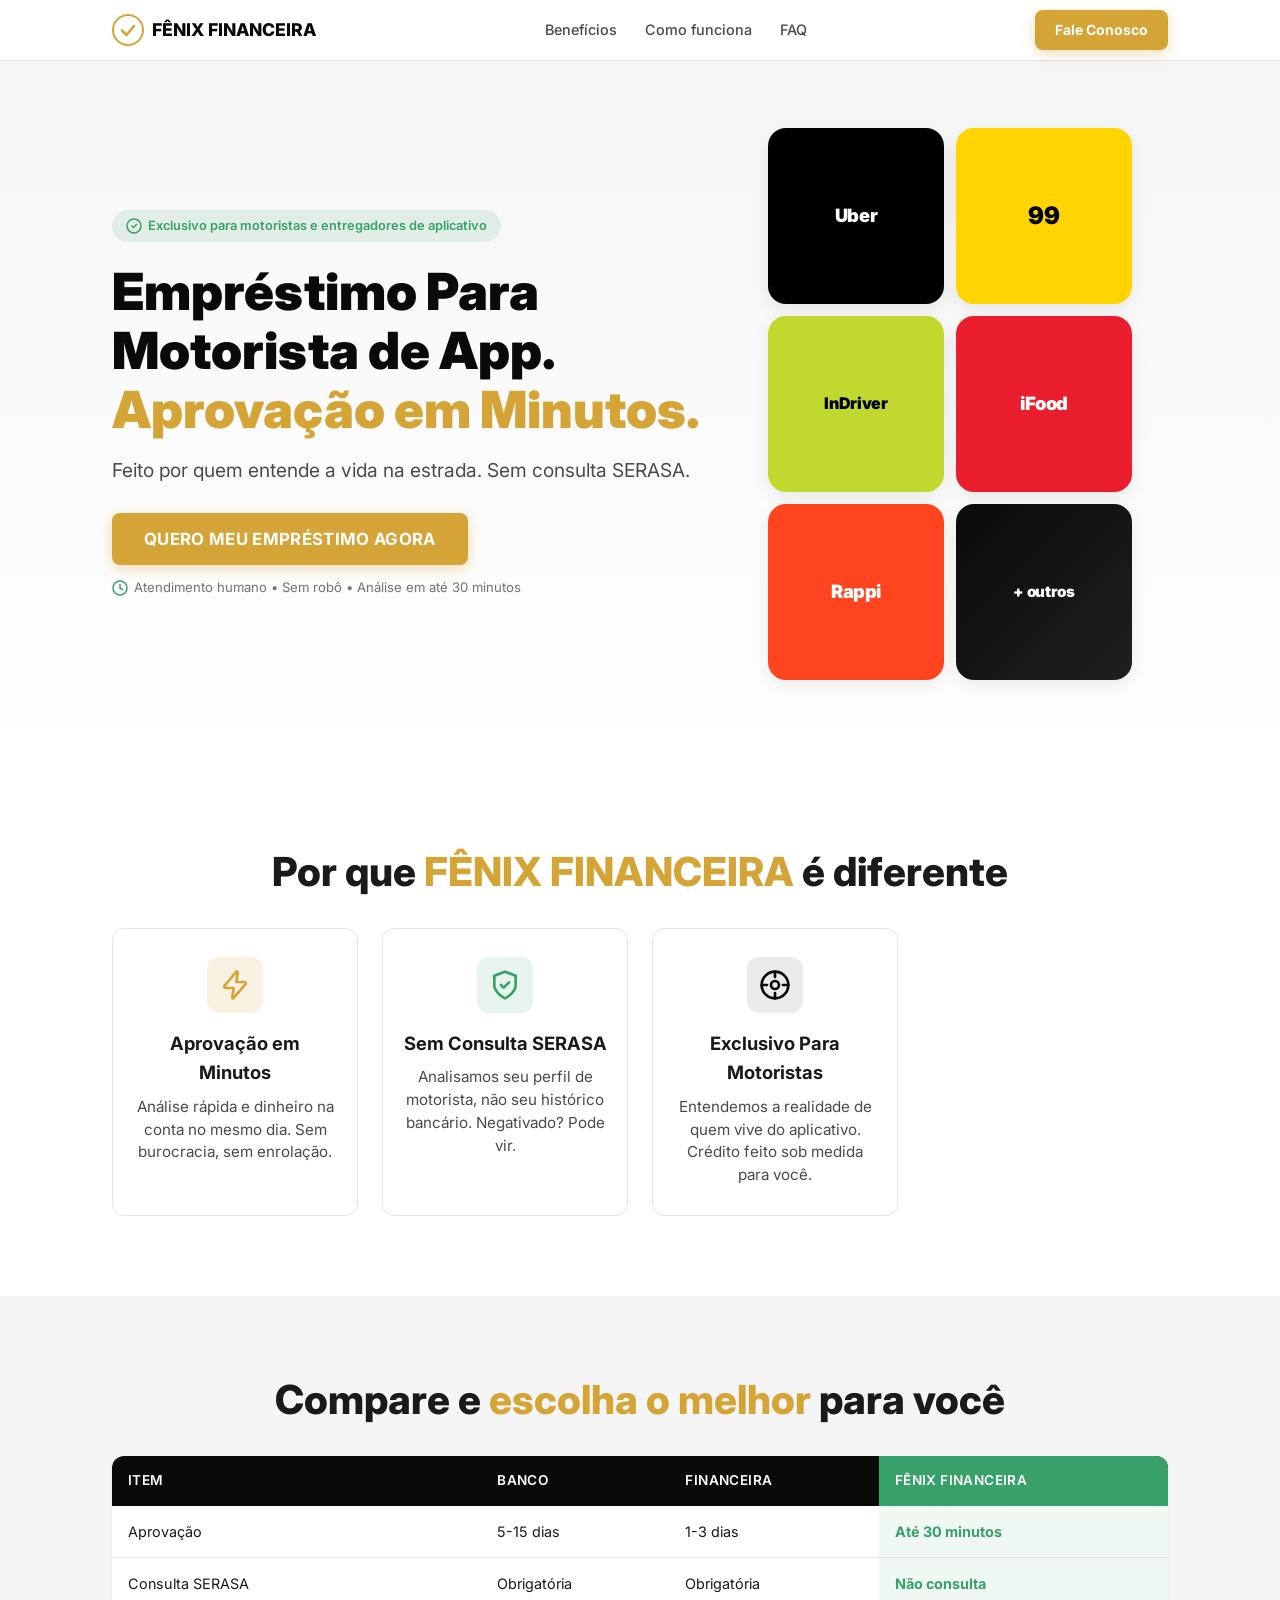
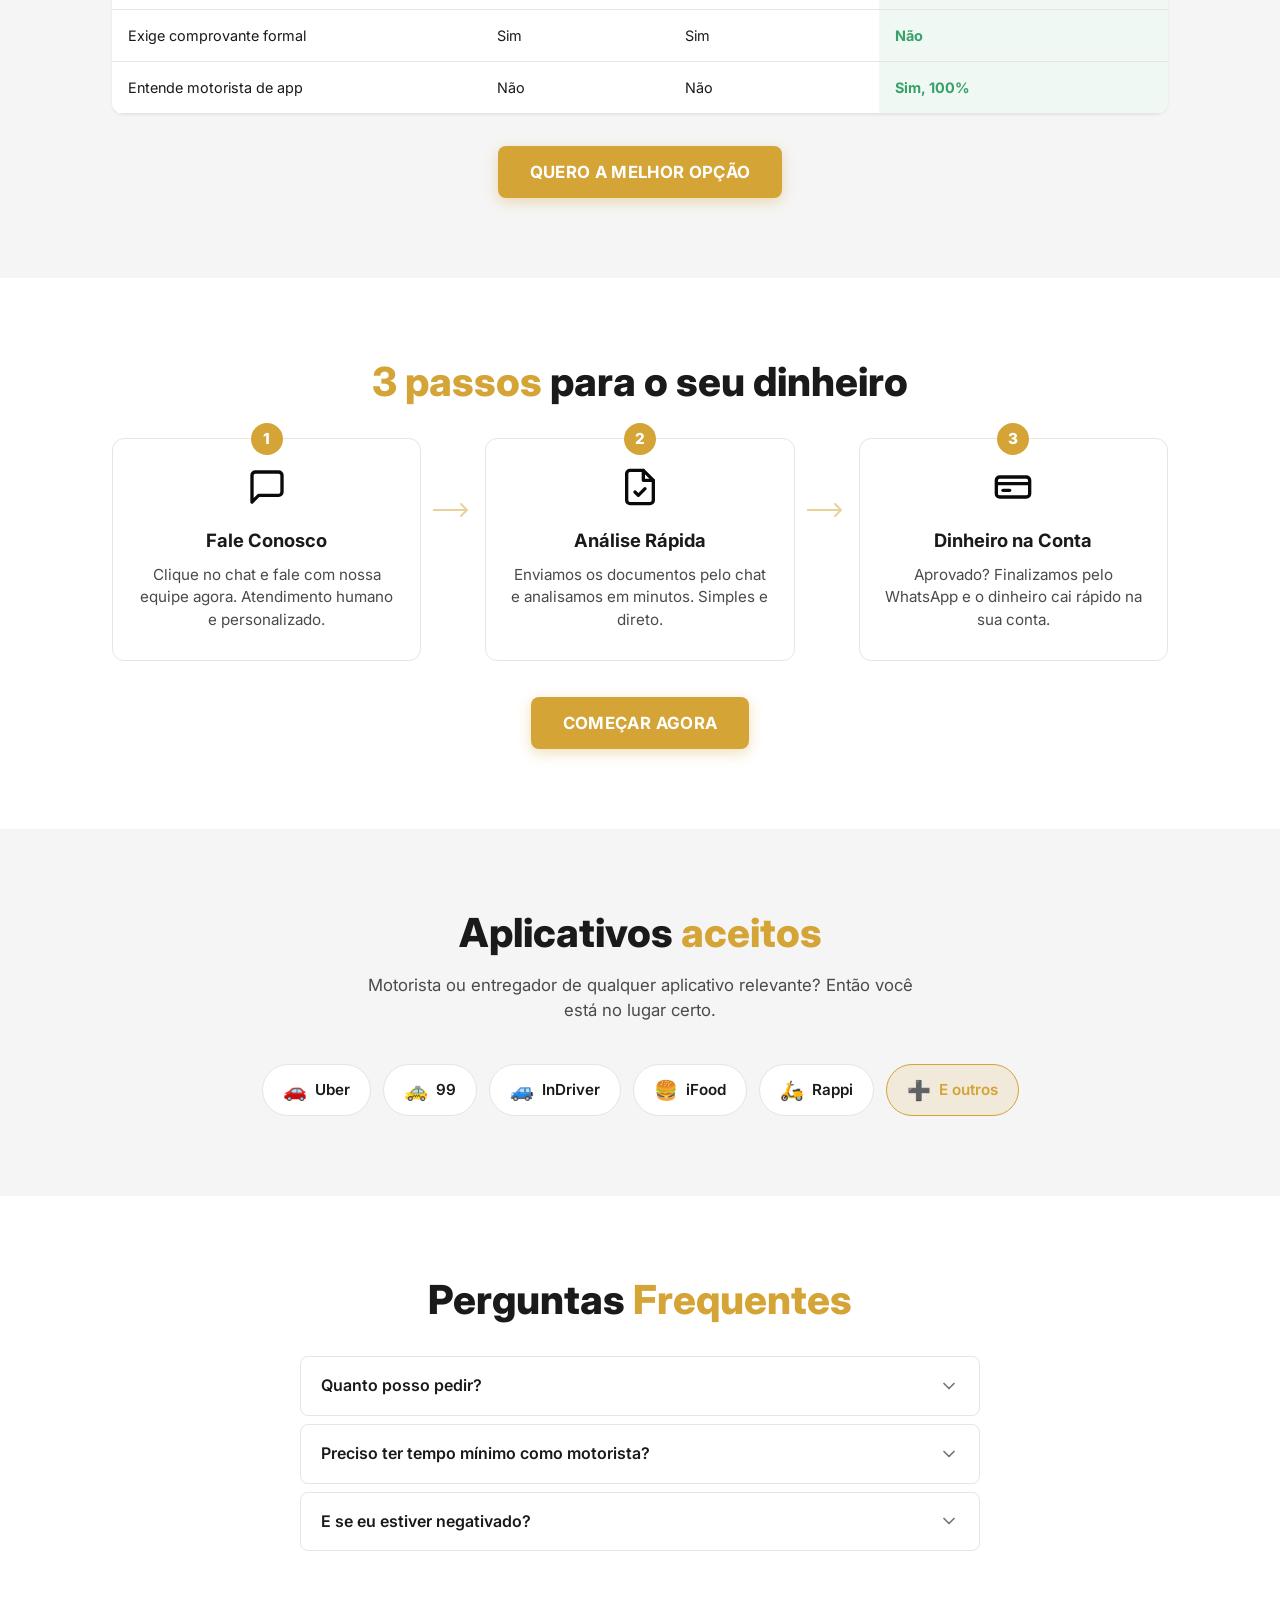
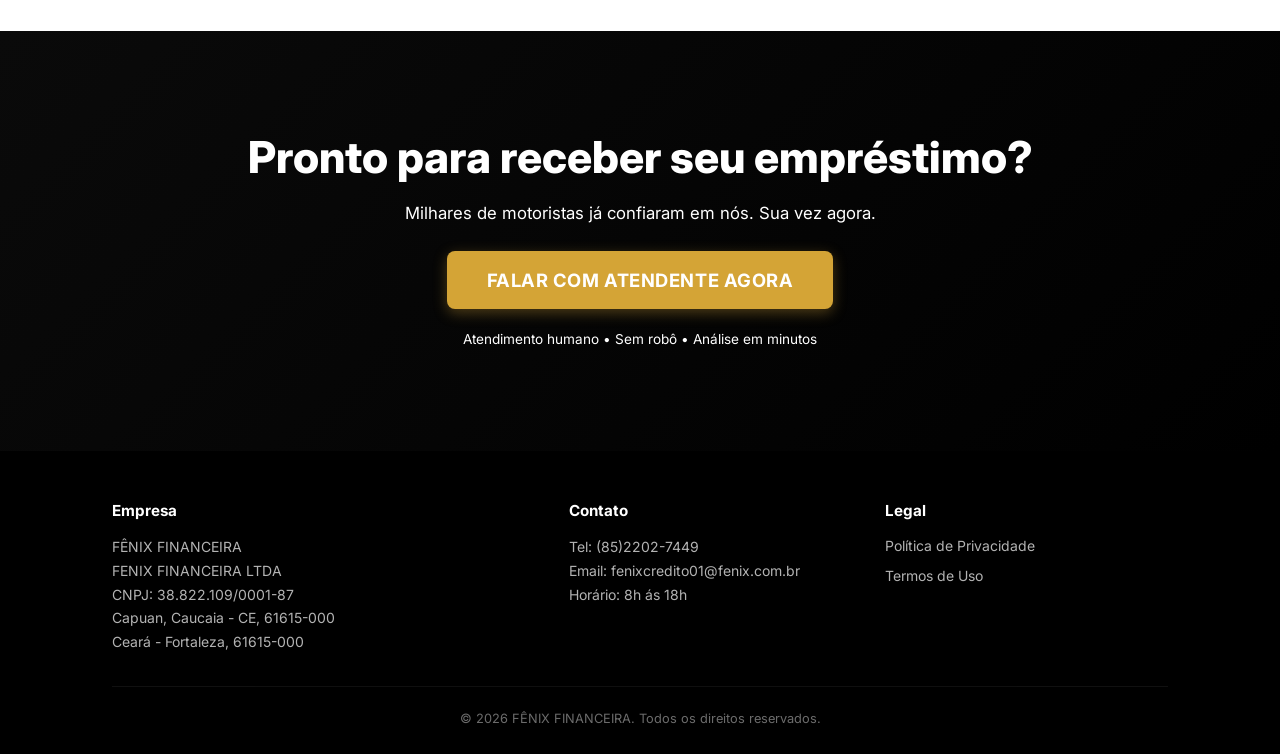
<file: index.html>
<!DOCTYPE html>
<html lang="pt-BR">
<head>
  <meta charset="UTF-8">
  <meta name="viewport" content="width=device-width, initial-scale=1.0, maximum-scale=5.0">
  <meta name="description" content="Empréstimo para motorista de app com aprovação em minutos. Sem consulta SERASA. FÊNIX FINANCEIRA - crédito exclusivo para motoristas e entregadores de aplicativo.">
  <meta name="keywords" content="empréstimo motorista uber, empréstimo 99, empréstimo ifood, crédito motorista app, empréstimo sem serasa, empréstimo rappi, empréstimo entregador">
  <meta name="robots" content="index, follow">
  <meta name="theme-color" content="#0a0a0a">

  <!-- Open Graph -->
  <meta property="og:title" content="FÊNIX FINANCEIRA - Empréstimo para Motorista de App">
  <meta property="og:description" content="Aprovação em minutos. Sem consulta SERASA. Feito para quem é motorista de aplicativo.">
  <meta property="og:type" content="website">
  <meta property="og:url" content="[SITE_URL]">
  <meta property="og:locale" content="pt_BR">

  <link rel="icon" href="/favicon.svg" type="image/svg+xml">
  <link rel="alternate icon" href="/favicon.svg">
  <link rel="preconnect" href="https://embed.tawk.to" crossorigin>
  <link rel="preconnect" href="https://fonts.googleapis.com">
  <link rel="preconnect" href="https://fonts.gstatic.com" crossorigin>
  <link rel="stylesheet" href="https://fonts.googleapis.com/css2?family=Inter:wght@400;500;600;700;800;900&display=swap">
  <link rel="stylesheet" href="css/style.css">

  <title>FÊNIX FINANCEIRA - Empréstimo para Motorista de App | Aprovação Rápida</title>
</head>
<body>

  <!-- ============================================ -->
  <!-- HEADER / NAVBAR                              -->
  <!-- ============================================ -->
  <header class="header" id="header">
    <div class="container header__inner">
      <a href="#" class="header__logo" aria-label="FÊNIX FINANCEIRA - Página inicial">
        <!-- Logo SVG inline -->
        <svg class="header__logo-icon" width="32" height="32" viewBox="0 0 32 32" fill="none" aria-hidden="true">
          <circle cx="16" cy="16" r="15" stroke="currentColor" stroke-width="2"/>
          <path d="M10 16.5L14.5 21L22 12" stroke="currentColor" stroke-width="2.5" stroke-linecap="round" stroke-linejoin="round"/>
        </svg>
        <span class="header__logo-text">FÊNIX FINANCEIRA</span>
      </a>
      <nav class="header__nav" aria-label="Navegação principal">
        <a href="#beneficios" class="header__link">Benefícios</a>
        <a href="#como-funciona" class="header__link">Como funciona</a>
        <a href="#faq" class="header__link">FAQ</a>
      </nav>
      <button class="btn btn--sm btn--cta header__cta" data-action="open-chat" aria-label="Abrir chat para solicitar empréstimo">
        Fale Conosco
      </button>
    </div>
  </header>

  <main>

    <!-- ============================================ -->
    <!-- HERO SECTION                                 -->
    <!-- ============================================ -->
    <section class="hero" id="hero">
      <div class="container hero__inner">
        <div class="hero__content">
          <span class="hero__badge">
            <svg width="16" height="16" viewBox="0 0 16 16" fill="none" aria-hidden="true"><path d="M6 8L7.5 9.5L10.5 6.5" stroke="currentColor" stroke-width="1.5" stroke-linecap="round" stroke-linejoin="round"/><circle cx="8" cy="8" r="7" stroke="currentColor" stroke-width="1.5"/></svg>
            Exclusivo para motoristas e entregadores de aplicativo
          </span>

          <h1 class="hero__title">
            Empréstimo Para Motorista de App.<br>
            <span class="hero__title-highlight">Aprovação em Minutos.</span>
          </h1>

          <p class="hero__subtitle">
            Feito por quem entende a vida na estrada. Sem consulta SERASA.
          </p>

          <div class="hero__cta-group">
            <button class="btn btn--lg btn--cta btn--pulse" data-action="open-chat" aria-label="Solicitar empréstimo agora via chat">
              QUERO MEU EMPRÉSTIMO AGORA
            </button>
            <p class="hero__cta-sub">
              <svg width="16" height="16" viewBox="0 0 16 16" fill="none" aria-hidden="true"><circle cx="8" cy="8" r="7" stroke="currentColor" stroke-width="1.5"/><path d="M8 4.5V8L10.5 9.5" stroke="currentColor" stroke-width="1.5" stroke-linecap="round"/></svg>
              Atendimento humano &bull; Sem robô &bull; Análise em até 30 minutos
            </p>
          </div>
        </div>

        <div class="hero__illustration" aria-hidden="true">
          <div class="hero__apps-grid">
            <div class="hero-app hero-app--uber">Uber</div>
            <div class="hero-app hero-app--99">99</div>
            <div class="hero-app hero-app--indriver">InDriver</div>
            <div class="hero-app hero-app--ifood">iFood</div>
            <div class="hero-app hero-app--rappi">Rappi</div>
            <div class="hero-app hero-app--more">+ outros</div>
          </div>
        </div>
      </div>
    </section>

    <!-- ============================================ -->
    <!-- BENEFÍCIOS                                   -->
    <!-- ============================================ -->
    <section class="benefits" id="beneficios">
      <div class="container">
        <h2 class="section-title fade-in">Por que <span class="text-highlight">FÊNIX FINANCEIRA</span> é diferente</h2>

        <div class="benefits__grid">
          <!-- Card 1 -->
          <div class="benefit-card fade-in">
            <div class="benefit-card__icon benefit-card__icon--speed">
              <svg width="32" height="32" viewBox="0 0 24 24" fill="none" aria-hidden="true">
                <path d="M13 2L4.09 12.63a1 1 0 00.78 1.62H11l-1 7.25a.5.5 0 00.86.41L19.91 11.37a1 1 0 00-.78-1.62H13l1-7.25a.5.5 0 00-.86-.41z" stroke="currentColor" stroke-width="2" stroke-linecap="round" stroke-linejoin="round"/>
              </svg>
            </div>
            <h3 class="benefit-card__title">Aprovação em Minutos</h3>
            <p class="benefit-card__text">Análise rápida e dinheiro na conta no mesmo dia. Sem burocracia, sem enrolação.</p>
          </div>

          <!-- Card 2 -->
          <div class="benefit-card fade-in">
            <div class="benefit-card__icon benefit-card__icon--shield">
              <svg width="32" height="32" viewBox="0 0 24 24" fill="none" aria-hidden="true">
                <path d="M12 22s8-4 8-10V5l-8-3-8 3v7c0 6 8 10 8 10z" stroke="currentColor" stroke-width="2" stroke-linecap="round" stroke-linejoin="round"/>
                <path d="M9 12l2 2 4-4" stroke="currentColor" stroke-width="2" stroke-linecap="round" stroke-linejoin="round"/>
              </svg>
            </div>
            <h3 class="benefit-card__title">Sem Consulta SERASA</h3>
            <p class="benefit-card__text">Analisamos seu perfil de motorista, não seu histórico bancário. Negativado? Pode vir.</p>
          </div>

          <!-- Card 3 -->
          <div class="benefit-card fade-in">
            <div class="benefit-card__icon benefit-card__icon--car">
              <svg width="32" height="32" viewBox="0 0 24 24" fill="none" aria-hidden="true">
                <circle cx="12" cy="12" r="10" stroke="currentColor" stroke-width="2"/>
                <circle cx="12" cy="12" r="3" stroke="currentColor" stroke-width="2"/>
                <path d="M12 2v4M12 18v4M2 12h4M18 12h4" stroke="currentColor" stroke-width="2" stroke-linecap="round"/>
              </svg>
            </div>
            <h3 class="benefit-card__title">Exclusivo Para Motoristas</h3>
            <p class="benefit-card__text">Entendemos a realidade de quem vive do aplicativo. Crédito feito sob medida para você.</p>
          </div>

          
        </div>
      </div>
    </section>

    <!-- ============================================ -->
    <!-- COMPARAÇÃO                                   -->
    <!-- ============================================ -->
    <section class="comparison" id="comparacao">
      <div class="container">
        <h2 class="section-title fade-in">Compare e <span class="text-highlight">escolha o melhor</span> para você</h2>

        <div class="comparison__table-wrapper fade-in">
          <table class="comparison__table" role="table">
            <thead>
              <tr>
                <th scope="col">Item</th>
                <th scope="col">Banco</th>
                <th scope="col">Financeira</th>
                <th scope="col" class="comparison__highlight-col">FÊNIX FINANCEIRA</th>
              </tr>
            </thead>
            <tbody>
              <tr>
                <td data-label="Item">Aprovação</td>
                <td data-label="Banco">5-15 dias</td>
                <td data-label="CONCORRÊNCIA">1-3 dias</td>
                <td data-label="FÊNIX FINANCEIRA" class="comparison__highlight-col"><strong>Até 30 minutos</strong></td>
              </tr>
              <tr>
                <td data-label="Item">Consulta SERASA</td>
                <td data-label="Banco">Obrigatória</td>
                <td data-label="CONCORRÊNCIA">Obrigatória</td>
                <td data-label="FÊNIX FINANCEIRA" class="comparison__highlight-col"><strong>Não consulta</strong></td>
              </tr>
              <tr>
                <td data-label="Item">Exige comprovante formal</td>
                <td data-label="Banco">Sim</td>
                <td data-label="CONCORRÊNCIA">Sim</td>
                <td data-label="FÊNIX FINANCEIRA" class="comparison__highlight-col"><strong>Não</strong></td>
              </tr>
              <tr>
                <td data-label="Item">Entende motorista de app</td>
                <td data-label="Banco">Não</td>
                <td data-label="CONCORRÊNCIA">Não</td>
                <td data-label="FÊNIX FINANCEIRA" class="comparison__highlight-col"><strong>Sim, 100%</strong></td>
              </tr>
              <tr>
              </tr>
            </tbody>
          </table>
        </div>

        <div class="comparison__cta fade-in">
          <button class="btn btn--lg btn--cta" data-action="open-chat">QUERO A MELHOR OPÇÃO</button>
        </div>
      </div>
    </section>

    <!-- ============================================ -->
    <!-- COMO FUNCIONA                                -->
    <!-- ============================================ -->
    <section class="steps" id="como-funciona">
      <div class="container">
        <h2 class="section-title fade-in"><span class="text-highlight">3 passos</span> para o seu dinheiro</h2>

        <div class="steps__grid">
          <!-- Passo 1 -->
          <div class="step-card fade-in">
            <div class="step-card__number">1</div>
            <div class="step-card__icon">
              <svg width="40" height="40" viewBox="0 0 24 24" fill="none" aria-hidden="true">
                <path d="M21 15a2 2 0 01-2 2H7l-4 4V5a2 2 0 012-2h14a2 2 0 012 2z" stroke="currentColor" stroke-width="2" stroke-linecap="round" stroke-linejoin="round"/>
              </svg>
            </div>
            <h3 class="step-card__title">Fale Conosco</h3>
            <p class="step-card__text">Clique no chat e fale com nossa equipe agora. Atendimento humano e personalizado.</p>
          </div>

          <!-- Conector -->
          <div class="step-connector" aria-hidden="true">
            <svg width="40" height="24" viewBox="0 0 40 24" fill="none">
              <path d="M0 12h32M28 6l6 6-6 6" stroke="var(--color-cta)" stroke-width="2" stroke-linecap="round" stroke-linejoin="round"/>
            </svg>
          </div>

          <!-- Passo 2 -->
          <div class="step-card fade-in">
            <div class="step-card__number">2</div>
            <div class="step-card__icon">
              <svg width="40" height="40" viewBox="0 0 24 24" fill="none" aria-hidden="true">
                <path d="M14 2H6a2 2 0 00-2 2v16a2 2 0 002 2h12a2 2 0 002-2V8z" stroke="currentColor" stroke-width="2" stroke-linecap="round" stroke-linejoin="round"/>
                <polyline points="14,2 14,8 20,8" stroke="currentColor" stroke-width="2" stroke-linecap="round" stroke-linejoin="round"/>
                <path d="M9 15l2 2 4-4" stroke="currentColor" stroke-width="2" stroke-linecap="round" stroke-linejoin="round"/>
              </svg>
            </div>
            <h3 class="step-card__title">Análise Rápida</h3>
            <p class="step-card__text">Enviamos os documentos pelo chat e analisamos em minutos. Simples e direto.</p>
          </div>

          <!-- Conector -->
          <div class="step-connector" aria-hidden="true">
            <svg width="40" height="24" viewBox="0 0 40 24" fill="none">
              <path d="M0 12h32M28 6l6 6-6 6" stroke="var(--color-cta)" stroke-width="2" stroke-linecap="round" stroke-linejoin="round"/>
            </svg>
          </div>

          <!-- Passo 3 -->
          <div class="step-card fade-in">
            <div class="step-card__number">3</div>
            <div class="step-card__icon">
              <svg width="40" height="40" viewBox="0 0 24 24" fill="none" aria-hidden="true">
                <rect x="2" y="6" width="20" height="12" rx="2" stroke="currentColor" stroke-width="2"/>
                <path d="M2 10h20" stroke="currentColor" stroke-width="2"/>
                <path d="M6 14h4" stroke="currentColor" stroke-width="2" stroke-linecap="round"/>
              </svg>
            </div>
            <h3 class="step-card__title">Dinheiro na Conta</h3>
            <p class="step-card__text">Aprovado? Finalizamos pelo WhatsApp e o dinheiro cai rápido na sua conta.</p>
          </div>
        </div>

        <div class="steps__cta fade-in">
          <button class="btn btn--lg btn--cta" data-action="open-chat">COMEÇAR AGORA</button>
        </div>
      </div>
    </section>

    <!-- ============================================ -->
    <!-- APLICATIVOS ACEITOS                          -->
    <!-- ============================================ -->
    <section class="apps" id="aplicativos">
      <div class="container">
        <h2 class="section-title fade-in">Aplicativos <span class="text-highlight">aceitos</span></h2>
        <p class="section-subtitle fade-in">Motorista ou entregador de qualquer aplicativo relevante? Então você está no lugar certo.</p>

        <div class="apps__grid fade-in">
          <div class="app-tag">
            <span class="app-tag__icon">🚗</span>
            <span class="app-tag__name">Uber</span>
          </div>
          <div class="app-tag">
            <span class="app-tag__icon">🚕</span>
            <span class="app-tag__name">99</span>
          </div>
          <div class="app-tag">
            <span class="app-tag__icon">🚙</span>
            <span class="app-tag__name">InDriver</span>
          </div>
          <div class="app-tag">
            <span class="app-tag__icon">🍔</span>
            <span class="app-tag__name">iFood</span>
          </div>
          <div class="app-tag">
            <span class="app-tag__icon">🛵</span>
            <span class="app-tag__name">Rappi</span>
          </div>
          <div class="app-tag app-tag--other">
            <span class="app-tag__icon">➕</span>
            <span class="app-tag__name">E outros</span>
          </div>
        </div>
      </div>
    </section>

    <!-- ============================================ -->
    <!-- FAQ                                          -->
    <!-- ============================================ -->
    <section class="faq" id="faq">
      <div class="container">
        <h2 class="section-title fade-in">Perguntas <span class="text-highlight">Frequentes</span></h2>

        <div class="faq__list">
          <details class="faq__item fade-in">
            <summary class="faq__question">
              <span>Quanto posso pedir?</span>
              <svg class="faq__chevron" width="20" height="20" viewBox="0 0 24 24" fill="none" aria-hidden="true">
                <path d="M6 9l6 6 6-6" stroke="currentColor" stroke-width="2" stroke-linecap="round" stroke-linejoin="round"/>
              </svg>
            </summary>
            <div class="faq__answer">
              <p>NOSSOS VALORES VÃO DE R$500,00 até R$2.000,00</p>
            </div>
          </details>

          

          <details class="faq__item fade-in">
            <summary class="faq__question">
              <span>Preciso ter tempo mínimo como motorista?</span>
              <svg class="faq__chevron" width="20" height="20" viewBox="0 0 24 24" fill="none" aria-hidden="true">
                <path d="M6 9l6 6 6-6" stroke="currentColor" stroke-width="2" stroke-linecap="round" stroke-linejoin="round"/>
              </svg>
            </summary>
            <div class="faq__answer">
              <p>Analisamos cada caso individualmente. Fale conosco para saber se você se qualifica.</p>
            </div>
          </details>

          <details class="faq__item fade-in">
            <summary class="faq__question">
              <span>E se eu estiver negativado?</span>
              <svg class="faq__chevron" width="20" height="20" viewBox="0 0 24 24" fill="none" aria-hidden="true">
                <path d="M6 9l6 6 6-6" stroke="currentColor" stroke-width="2" stroke-linecap="round" stroke-linejoin="round"/>
              </svg>
            </summary>
            <div class="faq__answer">
              <p>Não consultamos SERASA/SPC. Analisamos seu perfil como motorista de aplicativo.</p>
            </div>
          </details>

          

          

          
        </div>
      </div>
    </section>

    <!-- ============================================ -->
    <!-- CTA FINAL                                    -->
    <!-- ============================================ -->
    <section class="cta-final" id="cta-final">
      <div class="container cta-final__inner">
        <h2 class="cta-final__title fade-in">Pronto para receber seu empréstimo?</h2>
        <p class="cta-final__subtitle fade-in">Milhares de motoristas já confiaram em nós. Sua vez agora.</p>

        <button class="btn btn--xl btn--cta btn--pulse fade-in" data-action="open-chat">
          FALAR COM ATENDENTE AGORA
        </button>

        <p class="cta-final__note fade-in">
          Atendimento humano &bull; Sem robô &bull; Análise em minutos
        </p>
      </div>
    </section>

  </main>

  <!-- ============================================ -->
  <!-- FOOTER                                       -->
  <!-- ============================================ -->
  <footer class="footer">
    <div class="container footer__inner">
      <div class="footer__grid">
        <!-- Coluna Empresa -->
        <div class="footer__col">
          <h4 class="footer__heading">Empresa</h4>
          <p class="footer__text">FÊNIX FINANCEIRA</p>
          <p class="footer__text">FENIX FINANCEIRA LTDA</p>
          <p class="footer__text">CNPJ: 38.822.109/0001-87</p>
          <p class="footer__text">Capuan, Caucaia - CE, 61615-000</p>
          <p class="footer__text">Ceará - Fortaleza, 61615-000</p>
        </div>

        <!-- Coluna Contato -->
        <div class="footer__col">
          <h4 class="footer__heading">Contato</h4>
          <p class="footer__text">Tel: (85)2202-7449</p>
          <p class="footer__text">Email: fenixcredito01@fenix.com.br</p>
          <p class="footer__text">Horário: 8h ás 18h</p>
        </div>

        <!-- Coluna Legal -->
        <div class="footer__col">
          <h4 class="footer__heading">Legal</h4>
          <a href="privacidade.html" class="footer__link">Política de Privacidade</a>
          <a href="termos.html" class="footer__link">Termos de Uso</a>
           
        </div>
      </div>

      <div class="footer__bottom">
        <p>&copy; 2026 FÊNIX FINANCEIRA. Todos os direitos reservados.</p>
        
      </div>
    </div>
  </footer>

  <!-- Scripts -->
  <script src="js/script.js"></script>

  <!-- Tawk.to Widget -->
  <script src="js/tawk.js" defer></script>

</body>
</html>
</file>
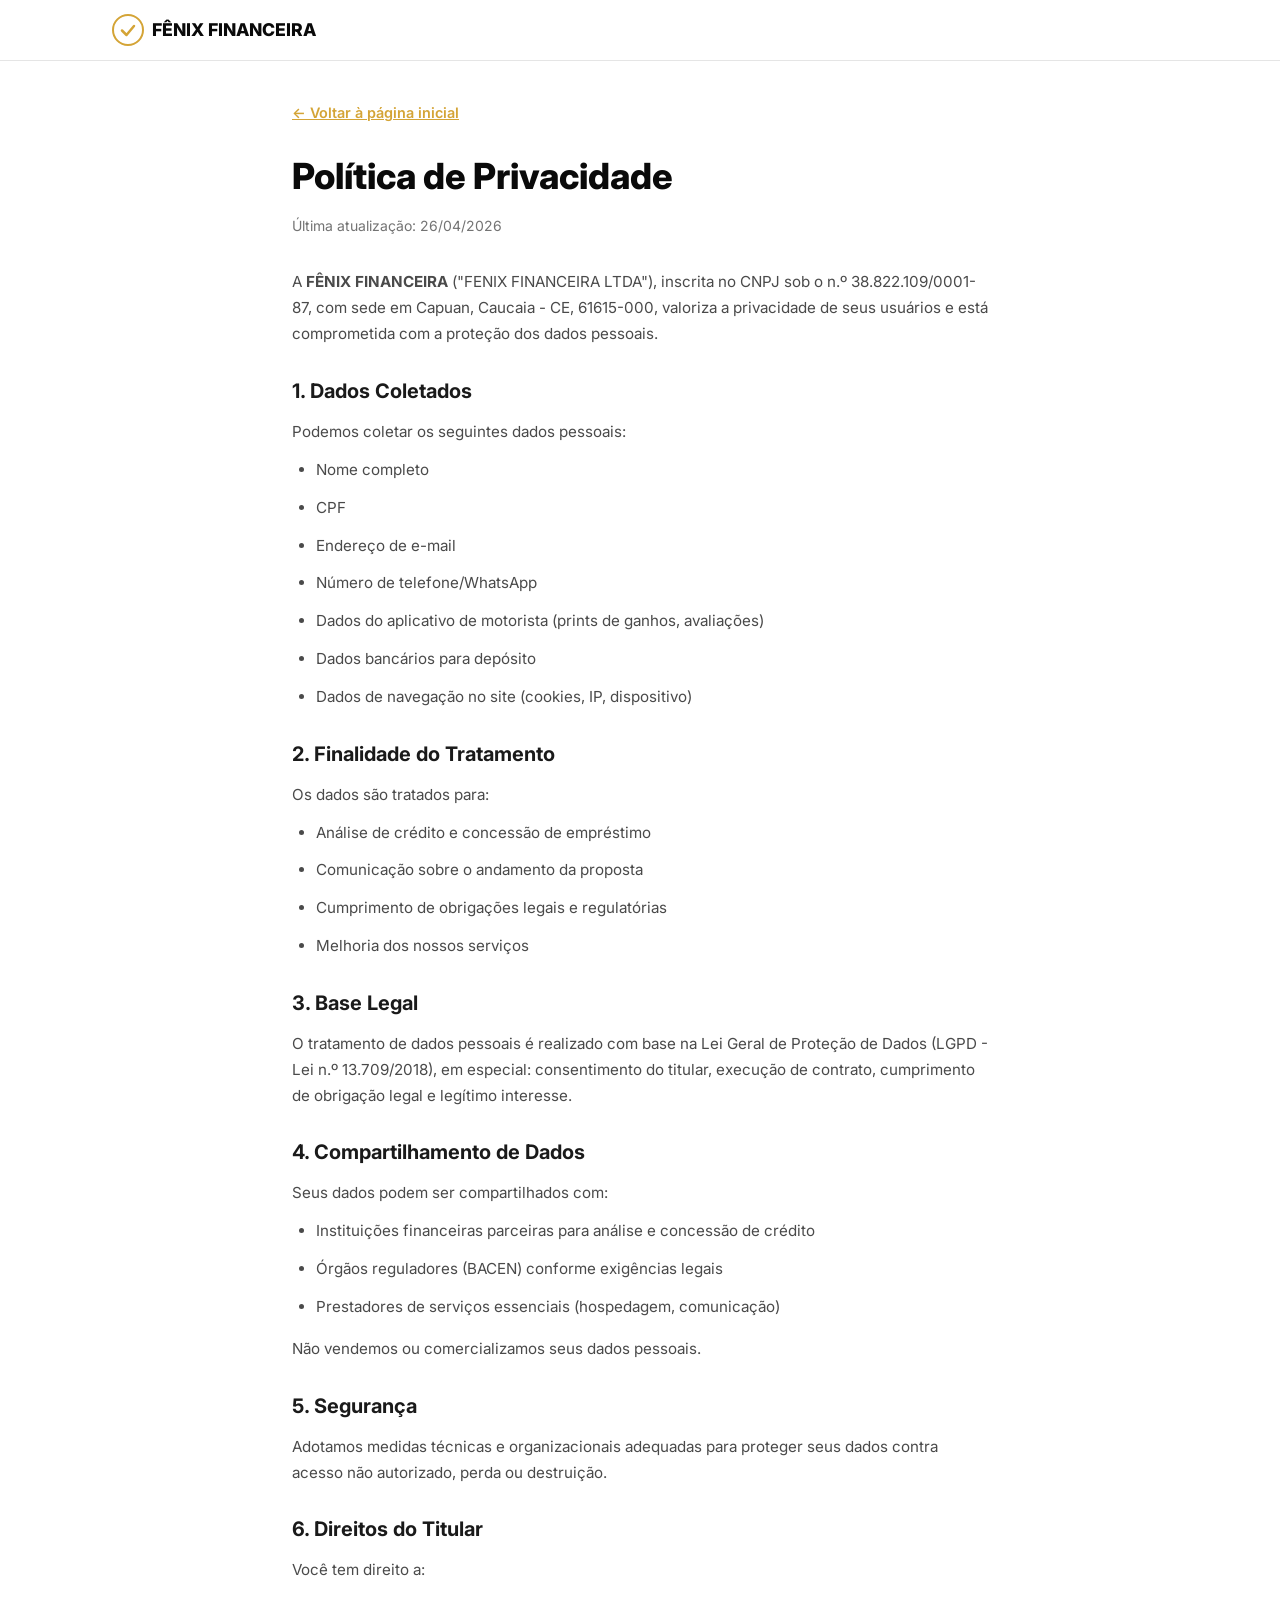
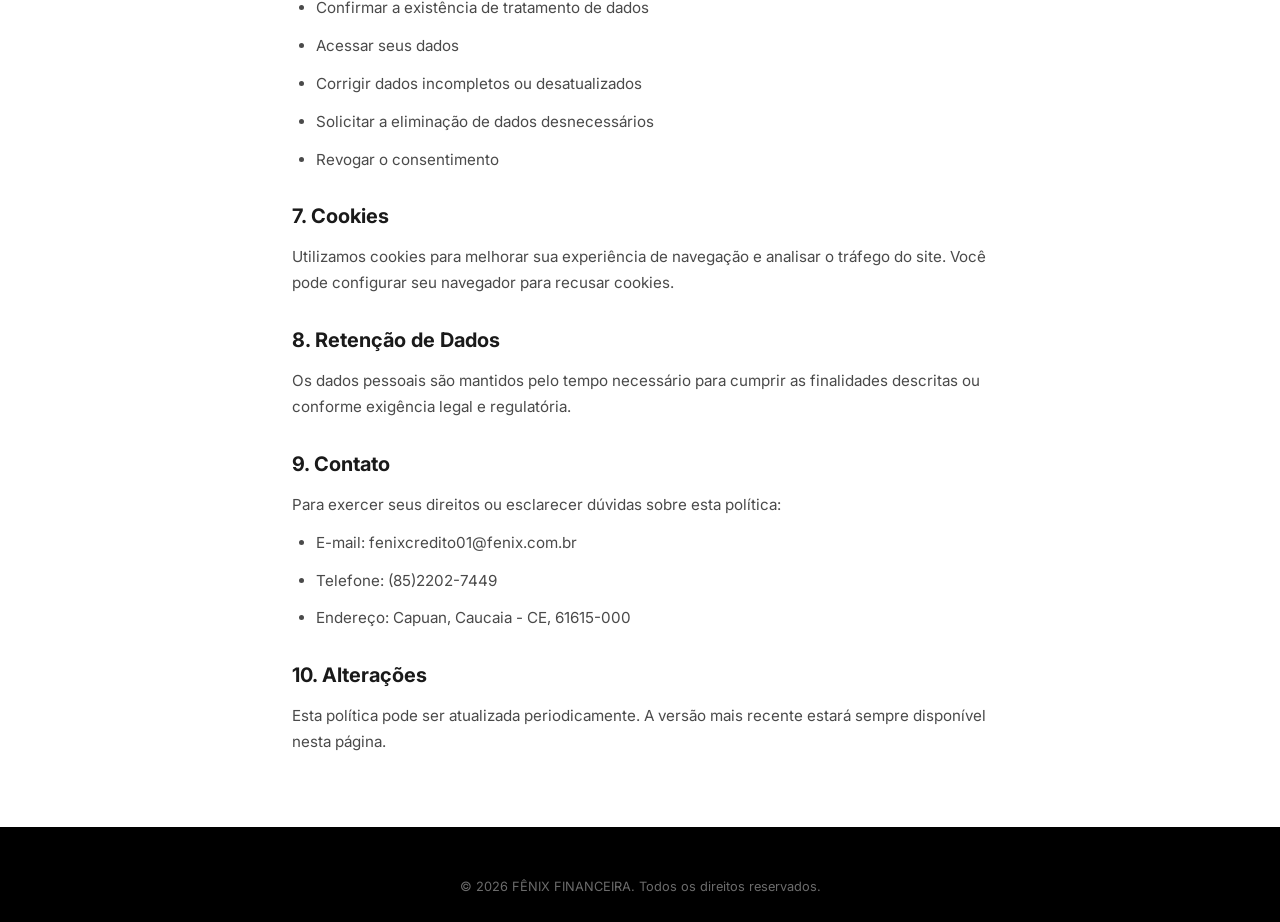
<file: privacidade.html>
<!DOCTYPE html>
<html lang="pt-BR">
<head>
  <meta charset="UTF-8">
  <meta name="viewport" content="width=device-width, initial-scale=1.0, maximum-scale=5.0">
  <meta name="description" content="Política de Privacidade - FÊNIX FINANCEIRA">
  <meta name="robots" content="noindex, follow">
  <link rel="icon" href="/favicon.svg" type="image/svg+xml">
  <link rel="preconnect" href="https://fonts.googleapis.com">
  <link rel="preconnect" href="https://fonts.gstatic.com" crossorigin>
  <link rel="stylesheet" href="https://fonts.googleapis.com/css2?family=Inter:wght@400;500;600;700;800&display=swap">
  <link rel="stylesheet" href="css/style.css">
  <title>Política de Privacidade - FÊNIX FINANCEIRA</title>
  <style>
    .legal-page { padding: 100px 0 60px; }
    .legal-page h1 { font-size: 1.75rem; font-weight: 800; margin-bottom: 8px; color: var(--color-primary); }
    .legal-page .legal-date { font-size: 0.875rem; color: var(--color-text-muted); margin-bottom: 32px; }
    .legal-page h2 { font-size: 1.25rem; font-weight: 700; margin: 28px 0 12px; color: var(--color-text); }
    .legal-page p, .legal-page li { font-size: 0.95rem; color: var(--color-text-light); line-height: 1.7; margin-bottom: 12px; }
    .legal-page ul { padding-left: 24px; margin-bottom: 16px; }
    .legal-page a { color: var(--color-cta); text-decoration: underline; }
    .legal-back { display: inline-flex; align-items: center; gap: 6px; margin-bottom: 24px; font-weight: 600; font-size: 0.9rem; color: var(--color-cta); }
    @media (min-width: 768px) {
      .legal-page h1 { font-size: 2.25rem; }
    }
  </style>
</head>
<body>

  <header class="header" id="header">
    <div class="container header__inner">
      <a href="index.html" class="header__logo" aria-label="FÊNIX FINANCEIRA - Voltar à página inicial">
        <svg class="header__logo-icon" width="32" height="32" viewBox="0 0 32 32" fill="none" aria-hidden="true">
          <circle cx="16" cy="16" r="15" stroke="currentColor" stroke-width="2"/>
          <path d="M10 16.5L14.5 21L22 12" stroke="currentColor" stroke-width="2.5" stroke-linecap="round" stroke-linejoin="round"/>
        </svg>
        <span class="header__logo-text">FÊNIX FINANCEIRA</span>
      </a>
    </div>
  </header>

  <main class="legal-page">
    <div class="container" style="max-width: 760px;">
      <a href="index.html" class="legal-back">&larr; Voltar à página inicial</a>

      <h1>Política de Privacidade</h1>
      <p class="legal-date">Última atualização: 26/04/2026</p>

      <p>A <strong>FÊNIX FINANCEIRA</strong> ("FENIX FINANCEIRA LTDA"), inscrita no CNPJ sob o n.º 38.822.109/0001-87, com sede em Capuan, Caucaia - CE, 61615-000, valoriza a privacidade de seus usuários e está comprometida com a proteção dos dados pessoais.</p>

      <h2>1. Dados Coletados</h2>
      <p>Podemos coletar os seguintes dados pessoais:</p>
      <ul>
        <li>Nome completo</li>
        <li>CPF</li>
        <li>Endereço de e-mail</li>
        <li>Número de telefone/WhatsApp</li>
        <li>Dados do aplicativo de motorista (prints de ganhos, avaliações)</li>
        <li>Dados bancários para depósito</li>
        <li>Dados de navegação no site (cookies, IP, dispositivo)</li>
      </ul>

      <h2>2. Finalidade do Tratamento</h2>
      <p>Os dados são tratados para:</p>
      <ul>
        <li>Análise de crédito e concessão de empréstimo</li>
        <li>Comunicação sobre o andamento da proposta</li>
        <li>Cumprimento de obrigações legais e regulatórias</li>
        <li>Melhoria dos nossos serviços</li>
      </ul>

      <h2>3. Base Legal</h2>
      <p>O tratamento de dados pessoais é realizado com base na Lei Geral de Proteção de Dados (LGPD - Lei n.º 13.709/2018), em especial: consentimento do titular, execução de contrato, cumprimento de obrigação legal e legítimo interesse.</p>

      <h2>4. Compartilhamento de Dados</h2>
      <p>Seus dados podem ser compartilhados com:</p>
      <ul>
        <li>Instituições financeiras parceiras para análise e concessão de crédito</li>
        <li>Órgãos reguladores (BACEN) conforme exigências legais</li>
        <li>Prestadores de serviços essenciais (hospedagem, comunicação)</li>
      </ul>
      <p>Não vendemos ou comercializamos seus dados pessoais.</p>

      <h2>5. Segurança</h2>
      <p>Adotamos medidas técnicas e organizacionais adequadas para proteger seus dados contra acesso não autorizado, perda ou destruição.</p>

      <h2>6. Direitos do Titular</h2>
      <p>Você tem direito a:</p>
      <ul>
        <li>Confirmar a existência de tratamento de dados</li>
        <li>Acessar seus dados</li>
        <li>Corrigir dados incompletos ou desatualizados</li>
        <li>Solicitar a eliminação de dados desnecessários</li>
        <li>Revogar o consentimento</li>
      </ul>

      <h2>7. Cookies</h2>
      <p>Utilizamos cookies para melhorar sua experiência de navegação e analisar o tráfego do site. Você pode configurar seu navegador para recusar cookies.</p>

      <h2>8. Retenção de Dados</h2>
      <p>Os dados pessoais são mantidos pelo tempo necessário para cumprir as finalidades descritas ou conforme exigência legal e regulatória.</p>

      <h2>9. Contato</h2>
      <p>Para exercer seus direitos ou esclarecer dúvidas sobre esta política:</p>
      <ul>
        <li>E-mail: fenixcredito01@fenix.com.br</li>
        <li>Telefone: (85)2202-7449</li>
        <li>Endereço: Capuan, Caucaia - CE, 61615-000</li>
      </ul>

      <h2>10. Alterações</h2>
      <p>Esta política pode ser atualizada periodicamente. A versão mais recente estará sempre disponível nesta página.</p>
    </div>
  </main>

  <footer class="footer">
    <div class="container">
      <div class="footer__bottom" style="border-top:none; padding-top:0;">
        <p>&copy; 2026 FÊNIX FINANCEIRA. Todos os direitos reservados.</p>
      </div>
    </div>
  </footer>

</body>
</html>
</file>
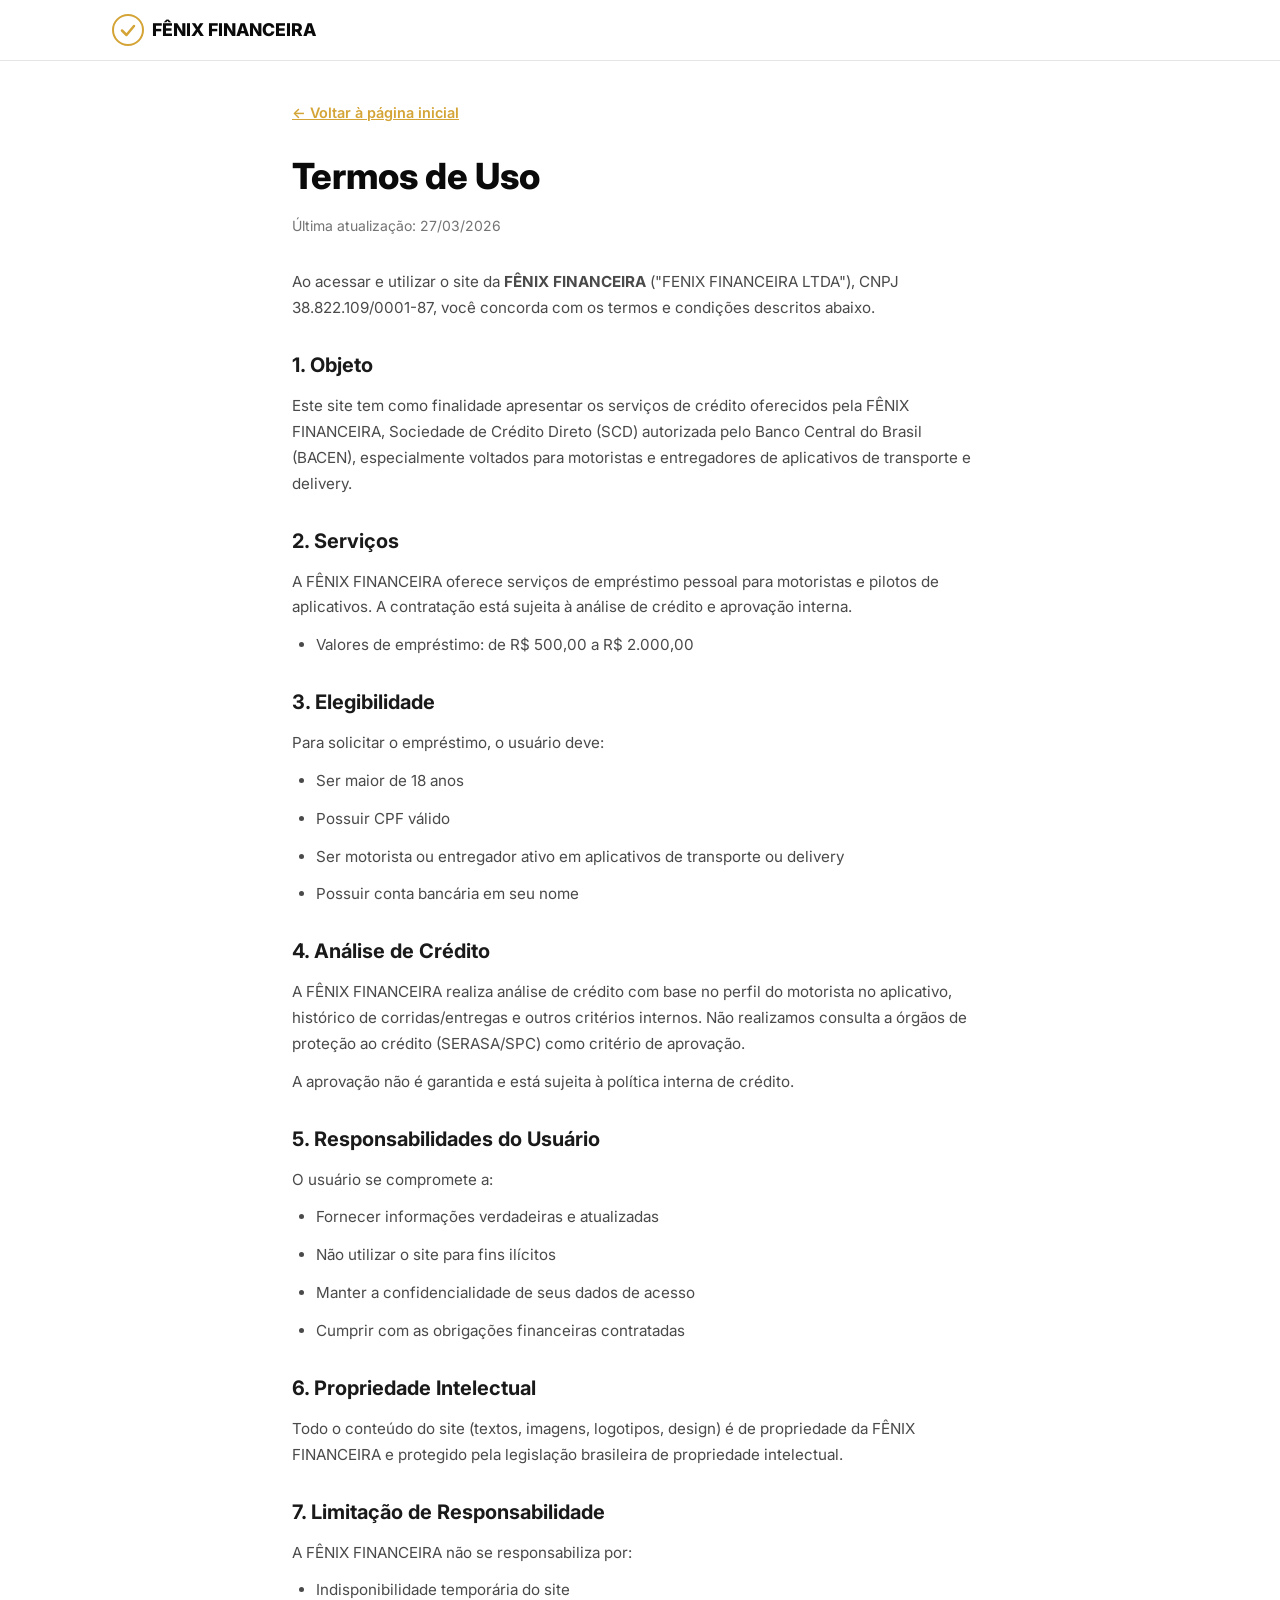
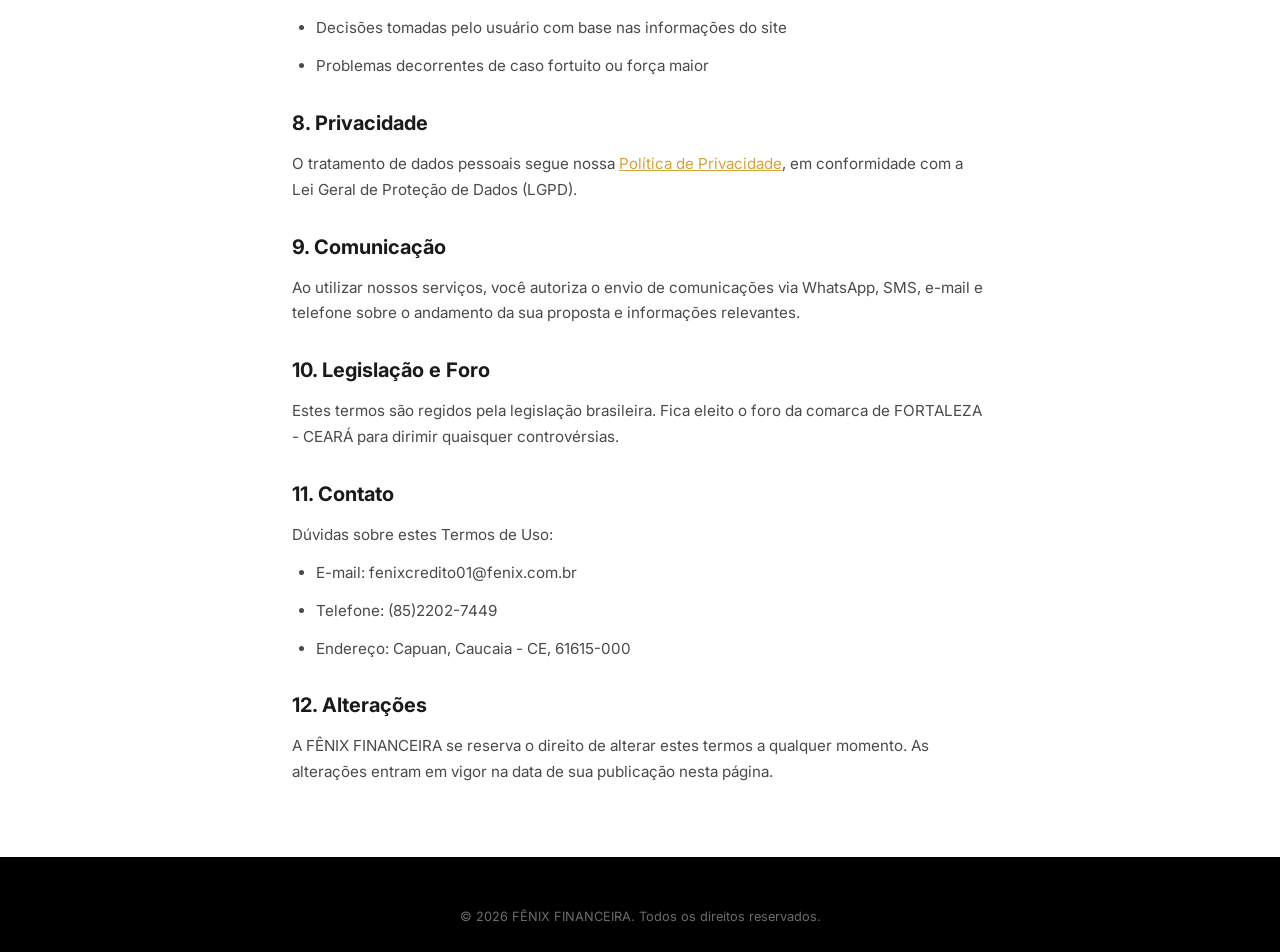
<file: termos.html>
<!DOCTYPE html>
<html lang="pt-BR">
<head>
  <meta charset="UTF-8">
  <meta name="viewport" content="width=device-width, initial-scale=1.0, maximum-scale=5.0">
  <meta name="description" content="Termos de Uso - FÊNIX FINANCEIRA">
  <meta name="robots" content="noindex, follow">
  <link rel="icon" href="/favicon.svg" type="image/svg+xml">
  <link rel="preconnect" href="https://fonts.googleapis.com">
  <link rel="preconnect" href="https://fonts.gstatic.com" crossorigin>
  <link rel="stylesheet" href="https://fonts.googleapis.com/css2?family=Inter:wght@400;500;600;700;800&display=swap">
  <link rel="stylesheet" href="css/style.css">
  <title>Termos de Uso - FÊNIX FINANCEIRA</title>
  <style>
    .legal-page { padding: 100px 0 60px; }
    .legal-page h1 { font-size: 1.75rem; font-weight: 800; margin-bottom: 8px; color: var(--color-primary); }
    .legal-page .legal-date { font-size: 0.875rem; color: var(--color-text-muted); margin-bottom: 32px; }
    .legal-page h2 { font-size: 1.25rem; font-weight: 700; margin: 28px 0 12px; color: var(--color-text); }
    .legal-page p, .legal-page li { font-size: 0.95rem; color: var(--color-text-light); line-height: 1.7; margin-bottom: 12px; }
    .legal-page ul { padding-left: 24px; margin-bottom: 16px; }
    .legal-page a { color: var(--color-cta); text-decoration: underline; }
    .legal-back { display: inline-flex; align-items: center; gap: 6px; margin-bottom: 24px; font-weight: 600; font-size: 0.9rem; color: var(--color-cta); }
    @media (min-width: 768px) {
      .legal-page h1 { font-size: 2.25rem; }
    }
  </style>
</head>
<body>

  <header class="header" id="header">
    <div class="container header__inner">
      <a href="index.html" class="header__logo" aria-label="FÊNIX FINANCEIRA - Voltar à página inicial">
        <svg class="header__logo-icon" width="32" height="32" viewBox="0 0 32 32" fill="none" aria-hidden="true">
          <circle cx="16" cy="16" r="15" stroke="currentColor" stroke-width="2"/>
          <path d="M10 16.5L14.5 21L22 12" stroke="currentColor" stroke-width="2.5" stroke-linecap="round" stroke-linejoin="round"/>
        </svg>
        <span class="header__logo-text">FÊNIX FINANCEIRA</span>
      </a>
    </div>
  </header>

  <main class="legal-page">
    <div class="container" style="max-width: 760px;">
      <a href="index.html" class="legal-back">&larr; Voltar à página inicial</a>

      <h1>Termos de Uso</h1>
      <p class="legal-date">Última atualização: 27/03/2026</p>

      <p>Ao acessar e utilizar o site da <strong>FÊNIX FINANCEIRA</strong> ("FENIX FINANCEIRA LTDA"), CNPJ 38.822.109/0001-87, você concorda com os termos e condições descritos abaixo.</p>

      <h2>1. Objeto</h2>
      <p>Este site tem como finalidade apresentar os serviços de crédito oferecidos pela FÊNIX FINANCEIRA, Sociedade de Crédito Direto (SCD) autorizada pelo Banco Central do Brasil (BACEN), especialmente voltados para motoristas e entregadores de aplicativos de transporte e delivery.</p>

      <h2>2. Serviços</h2>
      <p>A FÊNIX FINANCEIRA oferece serviços de empréstimo pessoal para motoristas e pilotos de aplicativos. A contratação está sujeita à análise de crédito e aprovação interna.</p>
      <ul>
        <li>Valores de empréstimo: de R$ 500,00 a R$ 2.000,00</li>
        
        
      </ul>

      <h2>3. Elegibilidade</h2>
      <p>Para solicitar o empréstimo, o usuário deve:</p>
      <ul>
        <li>Ser maior de 18 anos</li>
        <li>Possuir CPF válido</li>
        <li>Ser motorista ou entregador ativo em aplicativos de transporte ou delivery</li>
        <li>Possuir conta bancária em seu nome</li>
      </ul>

      <h2>4. Análise de Crédito</h2>
      <p>A FÊNIX FINANCEIRA realiza análise de crédito com base no perfil do motorista no aplicativo, histórico de corridas/entregas e outros critérios internos. Não realizamos consulta a órgãos de proteção ao crédito (SERASA/SPC) como critério de aprovação.</p>
      <p>A aprovação não é garantida e está sujeita à política interna de crédito.</p>

      <h2>5. Responsabilidades do Usuário</h2>
      <p>O usuário se compromete a:</p>
      <ul>
        <li>Fornecer informações verdadeiras e atualizadas</li>
        <li>Não utilizar o site para fins ilícitos</li>
        <li>Manter a confidencialidade de seus dados de acesso</li>
        <li>Cumprir com as obrigações financeiras contratadas</li>
      </ul>

      <h2>6. Propriedade Intelectual</h2>
      <p>Todo o conteúdo do site (textos, imagens, logotipos, design) é de propriedade da FÊNIX FINANCEIRA e protegido pela legislação brasileira de propriedade intelectual.</p>

      <h2>7. Limitação de Responsabilidade</h2>
      <p>A FÊNIX FINANCEIRA não se responsabiliza por:</p>
      <ul>
        <li>Indisponibilidade temporária do site</li>
        <li>Decisões tomadas pelo usuário com base nas informações do site</li>
        <li>Problemas decorrentes de caso fortuito ou força maior</li>
      </ul>

      <h2>8. Privacidade</h2>
      <p>O tratamento de dados pessoais segue nossa <a href="privacidade.html">Política de Privacidade</a>, em conformidade com a Lei Geral de Proteção de Dados (LGPD).</p>

      <h2>9. Comunicação</h2>
      <p>Ao utilizar nossos serviços, você autoriza o envio de comunicações via WhatsApp, SMS, e-mail e telefone sobre o andamento da sua proposta e informações relevantes.</p>

      <h2>10. Legislação e Foro</h2>
      <p>Estes termos são regidos pela legislação brasileira. Fica eleito o foro da comarca de FORTALEZA - CEARÁ para dirimir quaisquer controvérsias.</p>

      <h2>11. Contato</h2>
      <p>Dúvidas sobre estes Termos de Uso:</p>
      <ul>
        <li>E-mail: fenixcredito01@fenix.com.br</li>
        <li>Telefone: (85)2202-7449</li>
        <li>Endereço: Capuan, Caucaia - CE, 61615-000</li>
      </ul>

      <h2>12. Alterações</h2>
      <p>A FÊNIX FINANCEIRA se reserva o direito de alterar estes termos a qualquer momento. As alterações entram em vigor na data de sua publicação nesta página.</p>
    </div>
  </main>

  <footer class="footer">
    <div class="container">
      <div class="footer__bottom" style="border-top:none; padding-top:0;">
        <p>&copy; 2026 FÊNIX FINANCEIRA. Todos os direitos reservados.</p>
      </div>
    </div>
  </footer>

</body>
</html>
</file>
<file: css/style.css>
/* ============================================
   VARIÁVEIS CSS — Altere aqui para customizar
   ============================================ */
:root {
  --color-primary: #0a0a0a;
  --color-primary-light: #1f1f1f;
  --color-primary-dark: #000000;
  --color-cta: #D4A436;
  --color-cta-hover: #B88C28;
  --color-cta-light: rgba(212, 164, 54, 0.15);
  --color-success: #38a169;
  --color-success-light: rgba(56, 161, 105, 0.12);
  --color-text: #1a1a1a;
  --color-text-light: #4a4a4a;
  --color-text-muted: #737373;
  --color-bg: #ffffff;
  --color-bg-alt: #f5f5f5;
  --color-bg-dark: #000000;
  --color-border: #e5e5e5;
  --font-family: 'Inter', system-ui, -apple-system, BlinkMacSystemFont, 'Segoe UI', sans-serif;
  --radius-sm: 8px;
  --radius-md: 12px;
  --radius-lg: 16px;
  --radius-full: 9999px;
  --shadow-sm: 0 1px 3px rgba(0,0,0,0.08);
  --shadow-md: 0 4px 12px rgba(0,0,0,0.1);
  --shadow-lg: 0 8px 30px rgba(0,0,0,0.12);
  --transition: 200ms ease;
}

/* ============================================
   RESET & BASE — Mobile-first
   ============================================ */
*,
*::before,
*::after {
  margin: 0;
  padding: 0;
  box-sizing: border-box;
}

html {
  scroll-behavior: smooth;
  -webkit-text-size-adjust: 100%;
}

body {
  font-family: var(--font-family);
  font-size: 16px;
  line-height: 1.6;
  color: var(--color-text);
  background-color: var(--color-bg);
  -webkit-font-smoothing: antialiased;
  -moz-osx-font-smoothing: grayscale;
  overflow-x: hidden;
}

img {
  max-width: 100%;
  height: auto;
  display: block;
}

a {
  color: inherit;
  text-decoration: none;
}

button {
  cursor: pointer;
  border: none;
  background: none;
  font-family: inherit;
}

/* ============================================
   CONTAINER
   ============================================ */
.container {
  width: 100%;
  max-width: 1120px;
  margin: 0 auto;
  padding: 0 20px;
}

/* ============================================
   TYPOGRAPHY UTILITIES
   ============================================ */
.section-title {
  font-size: 1.75rem;
  font-weight: 800;
  line-height: 1.2;
  text-align: center;
  margin-bottom: 16px;
  color: var(--color-text);
}

.section-subtitle {
  font-size: 1.05rem;
  color: var(--color-text-light);
  text-align: center;
  max-width: 560px;
  margin: 0 auto 40px;
  line-height: 1.5;
}

.text-highlight {
  color: var(--color-cta);
}

/* ============================================
   BUTTONS
   ============================================ */
.btn {
  display: inline-flex;
  align-items: center;
  justify-content: center;
  font-weight: 700;
  border-radius: var(--radius-sm);
  transition: background var(--transition), transform var(--transition), box-shadow var(--transition);
  white-space: nowrap;
  text-align: center;
  line-height: 1.2;
}

.btn:active {
  transform: scale(0.97);
}

.btn--sm {
  font-size: 0.875rem;
  padding: 10px 20px;
  min-height: 40px;
}

.btn--lg {
  font-size: 1.05rem;
  padding: 16px 32px;
  min-height: 52px;
  letter-spacing: 0.02em;
}

.btn--xl {
  font-size: 1.15rem;
  padding: 18px 40px;
  min-height: 56px;
  letter-spacing: 0.03em;
}

.btn--cta {
  background: var(--color-cta);
  color: #fff;
  box-shadow: 0 4px 14px rgba(212, 164, 54, 0.35);
}

.btn--cta:hover {
  background: var(--color-cta-hover);
  box-shadow: 0 6px 20px rgba(212, 164, 54, 0.45);
  transform: translateY(-1px);
}

.btn--cta:active {
  transform: translateY(0) scale(0.97);
}

.btn--pulse {
  animation: pulse-btn 2.5s infinite;
}

@keyframes pulse-btn {
  0% { box-shadow: 0 4px 14px rgba(212, 164, 54, 0.35), 0 0 0 0 rgba(212, 164, 54, 0.5); }
  70% { box-shadow: 0 4px 14px rgba(212, 164, 54, 0.35), 0 0 0 14px rgba(212, 164, 54, 0); }
  100% { box-shadow: 0 4px 14px rgba(212, 164, 54, 0.35), 0 0 0 0 rgba(212, 164, 54, 0); }
}

/* ============================================
   HEADER
   ============================================ */
.header {
  position: fixed;
  top: 0;
  left: 0;
  right: 0;
  z-index: 100;
  background: rgba(255, 255, 255, 0.92);
  backdrop-filter: blur(12px);
  -webkit-backdrop-filter: blur(12px);
  border-bottom: 1px solid var(--color-border);
  transition: box-shadow 0.3s ease;
}

.header--scrolled {
  box-shadow: var(--shadow-md);
}

.header__inner {
  display: flex;
  align-items: center;
  justify-content: space-between;
  height: 60px;
}

.header__logo {
  display: flex;
  align-items: center;
  gap: 8px;
  font-weight: 800;
  font-size: 1.1rem;
  color: var(--color-primary);
}

.header__logo-icon {
  color: var(--color-cta);
  flex-shrink: 0;
}

.header__nav {
  display: none;
  gap: 28px;
}

.header__link {
  font-size: 0.9rem;
  font-weight: 500;
  color: var(--color-text-light);
  transition: color var(--transition);
}

.header__link:hover {
  color: var(--color-cta);
}

.header__cta {
  flex-shrink: 0;
}

/* ============================================
   HERO
   ============================================ */
.hero {
  padding: 100px 0 60px;
  background: linear-gradient(180deg, var(--color-bg-alt) 0%, var(--color-bg) 100%);
}

.hero__inner {
  display: flex;
  flex-direction: column;
  align-items: center;
  gap: 40px;
}

.hero__content {
  text-align: center;
  max-width: 600px;
}

.hero__badge {
  display: inline-flex;
  align-items: center;
  gap: 6px;
  background: var(--color-success-light);
  color: var(--color-success);
  font-size: 0.8rem;
  font-weight: 600;
  padding: 6px 14px;
  border-radius: var(--radius-full);
  margin-bottom: 20px;
}

.hero__badge svg {
  flex-shrink: 0;
}

.hero__title {
  font-size: 2rem;
  font-weight: 900;
  line-height: 1.15;
  color: var(--color-primary);
  margin-bottom: 16px;
}

.hero__title-highlight {
  color: var(--color-cta);
}

.hero__subtitle {
  font-size: 1.1rem;
  color: var(--color-text-light);
  line-height: 1.6;
  margin-bottom: 28px;
}

.hero__cta-group {
  display: flex;
  flex-direction: column;
  align-items: center;
  gap: 12px;
}

.hero__cta-sub {
  display: flex;
  align-items: center;
  gap: 6px;
  font-size: 0.82rem;
  color: var(--color-text-muted);
}

.hero__cta-sub svg {
  flex-shrink: 0;
  color: var(--color-success);
}

.hero__illustration {
  width: 100%;
  max-width: 380px;
}

.hero__svg {
  width: 100%;
  height: auto;
}

/* Grade de apps no hero */
.hero__apps-grid {
  display: grid;
  grid-template-columns: repeat(2, 1fr);
  gap: 12px;
  padding: 8px;
}

.hero-app {
  aspect-ratio: 1 / 1;
  border-radius: 18px;
  display: flex;
  align-items: center;
  justify-content: center;
  font-weight: 900;
  font-size: 1.15rem;
  letter-spacing: -0.02em;
  box-shadow: 0 6px 18px rgba(0,0,0,0.08);
  transition: transform 0.3s ease, box-shadow 0.3s ease;
  user-select: none;
}

.hero-app:hover {
  transform: translateY(-3px) rotate(-1deg);
  box-shadow: 0 10px 24px rgba(0,0,0,0.14);
}

.hero-app:nth-child(even):hover {
  transform: translateY(-3px) rotate(1deg);
}

/* Cores de cada app (estilizadas — não usamos logos oficiais) */
.hero-app--uber {
  background: #000000;
  color: #ffffff;
}

.hero-app--99 {
  background: #FFD400;
  color: #000000;
  font-size: 1.5rem;
}

.hero-app--indriver {
  background: #C1D82F;
  color: #000000;
  font-size: 1rem;
}

.hero-app--ifood {
  background: #EA1D2C;
  color: #ffffff;
}

.hero-app--rappi {
  background: #FF441F;
  color: #ffffff;
}

.hero-app--lalamove {
  background: #F16622;
  color: #ffffff;
  font-size: 0.95rem;
}

.hero-app--loggi {
  background: #00C8B2;
  color: #ffffff;
  font-size: 1.05rem;
}

.hero-app--more {
  background: linear-gradient(135deg, var(--color-primary) 0%, var(--color-primary-light) 100%);
  color: #ffffff;
  font-size: 0.95rem;
}

/* ============================================
   BENEFITS
   ============================================ */
.benefits {
  padding: 60px 0;
  background: var(--color-bg);
}

.benefits__grid {
  display: grid;
  grid-template-columns: 1fr;
  gap: 16px;
  margin-top: 32px;
}

.benefit-card {
  background: var(--color-bg);
  border: 1px solid var(--color-border);
  border-radius: var(--radius-md);
  padding: 24px;
  text-align: center;
  transition: transform var(--transition), box-shadow var(--transition);
}

.benefit-card:hover {
  transform: translateY(-3px);
  box-shadow: var(--shadow-md);
}

.benefit-card__icon {
  width: 56px;
  height: 56px;
  border-radius: var(--radius-md);
  display: flex;
  align-items: center;
  justify-content: center;
  margin: 0 auto 16px;
}

.benefit-card__icon--speed {
  background: var(--color-cta-light);
  color: var(--color-cta);
}

.benefit-card__icon--shield {
  background: var(--color-success-light);
  color: var(--color-success);
}

.benefit-card__icon--car {
  background: rgba(10, 10, 10, 0.08);
  color: var(--color-primary);
}

.benefit-card__icon--money {
  background: var(--color-success-light);
  color: var(--color-success);
}

.benefit-card__title {
  font-size: 1.15rem;
  font-weight: 700;
  margin-bottom: 8px;
  color: var(--color-text);
}

.benefit-card__text {
  font-size: 0.95rem;
  color: var(--color-text-light);
  line-height: 1.5;
}

/* ============================================
   COMPARISON TABLE
   ============================================ */
.comparison {
  padding: 60px 0;
  background: var(--color-bg-alt);
}

.comparison__table-wrapper {
  overflow-x: auto;
  -webkit-overflow-scrolling: touch;
  margin-top: 32px;
  border-radius: var(--radius-md);
  box-shadow: var(--shadow-sm);
}

.comparison__table {
  width: 100%;
  border-collapse: collapse;
  background: var(--color-bg);
  font-size: 0.9rem;
  min-width: 520px;
}

.comparison__table thead {
  background: var(--color-primary);
  color: #fff;
}

.comparison__table th {
  padding: 14px 16px;
  text-align: left;
  font-weight: 600;
  font-size: 0.85rem;
  text-transform: uppercase;
  letter-spacing: 0.03em;
}

.comparison__table td {
  padding: 14px 16px;
  border-bottom: 1px solid var(--color-border);
  vertical-align: middle;
}

.comparison__table tbody tr:last-child td {
  border-bottom: none;
}

.comparison__table tbody tr:hover {
  background: var(--color-bg-alt);
}

.comparison__highlight-col {
  background: rgba(56, 161, 105, 0.08) !important;
  color: var(--color-success);
  font-weight: 600;
}

.comparison__table thead .comparison__highlight-col {
  background: var(--color-success) !important;
  color: #fff;
}

.comparison__cta {
  text-align: center;
  margin-top: 32px;
}

/* ============================================
   STEPS (HOW IT WORKS)
   ============================================ */
.steps {
  padding: 60px 0;
  background: var(--color-bg);
}

.steps__grid {
  display: flex;
  flex-direction: column;
  align-items: center;
  gap: 8px;
  margin-top: 32px;
}

.step-card {
  background: var(--color-bg);
  border: 1px solid var(--color-border);
  border-radius: var(--radius-md);
  padding: 28px 24px;
  text-align: center;
  width: 100%;
  max-width: 360px;
  position: relative;
}

.step-card__number {
  position: absolute;
  top: -16px;
  left: 50%;
  transform: translateX(-50%);
  width: 32px;
  height: 32px;
  background: var(--color-cta);
  color: #fff;
  font-weight: 800;
  font-size: 0.95rem;
  border-radius: 50%;
  display: flex;
  align-items: center;
  justify-content: center;
}

.step-card__icon {
  color: var(--color-primary);
  margin-bottom: 12px;
}

.step-card__title {
  font-size: 1.15rem;
  font-weight: 700;
  margin-bottom: 8px;
}

.step-card__text {
  font-size: 0.95rem;
  color: var(--color-text-light);
  line-height: 1.5;
}

.step-connector {
  transform: rotate(90deg);
  opacity: 0.5;
}

.steps__cta {
  text-align: center;
  margin-top: 36px;
}

/* ============================================
   APPS ACCEPTED
   ============================================ */
.apps {
  padding: 60px 0;
  background: var(--color-bg-alt);
}

.apps__grid {
  display: flex;
  flex-wrap: wrap;
  justify-content: center;
  gap: 12px;
  margin-top: 8px;
}

.app-tag {
  display: flex;
  align-items: center;
  gap: 8px;
  background: var(--color-bg);
  border: 1px solid var(--color-border);
  border-radius: var(--radius-full);
  padding: 10px 20px;
  font-weight: 600;
  font-size: 0.95rem;
  transition: transform var(--transition), box-shadow var(--transition);
}

.app-tag:hover {
  transform: translateY(-2px);
  box-shadow: var(--shadow-sm);
}

.app-tag__icon {
  font-size: 1.2rem;
}

.app-tag--other {
  background: var(--color-cta-light);
  border-color: var(--color-cta);
  color: var(--color-cta);
}

/* ============================================
   FAQ
   ============================================ */
.faq {
  padding: 60px 0;
  background: var(--color-bg);
}

.faq__list {
  max-width: 680px;
  margin: 32px auto 0;
  display: flex;
  flex-direction: column;
  gap: 8px;
}

.faq__item {
  background: var(--color-bg);
  border: 1px solid var(--color-border);
  border-radius: var(--radius-sm);
  overflow: hidden;
  transition: box-shadow var(--transition);
}

.faq__item[open] {
  box-shadow: var(--shadow-sm);
}

.faq__question {
  display: flex;
  align-items: center;
  justify-content: space-between;
  gap: 12px;
  padding: 16px 20px;
  font-weight: 600;
  font-size: 1rem;
  cursor: pointer;
  list-style: none;
  color: var(--color-text);
  transition: color var(--transition);
  min-height: 52px;
}

.faq__question::-webkit-details-marker {
  display: none;
}

.faq__question::marker {
  content: '';
}

.faq__question:hover {
  color: var(--color-cta);
}

.faq__chevron {
  flex-shrink: 0;
  transition: transform 0.3s ease;
  color: var(--color-text-muted);
}

.faq__item[open] .faq__chevron {
  transform: rotate(180deg);
  color: var(--color-cta);
}

.faq__answer {
  padding: 0 20px 16px;
  font-size: 0.95rem;
  color: var(--color-text-light);
  line-height: 1.6;
}

/* ============================================
   CTA FINAL
   ============================================ */
.cta-final {
  padding: 80px 0;
  background: linear-gradient(135deg, var(--color-primary) 0%, var(--color-primary-dark) 100%);
  color: #fff;
  text-align: center;
}

.cta-final__inner {
  display: flex;
  flex-direction: column;
  align-items: center;
  gap: 16px;
}

.cta-final__title {
  font-size: 1.75rem;
  font-weight: 800;
  line-height: 1.2;
}

.cta-final__subtitle {
  font-size: 1.05rem;
  opacity: 0.85;
  max-width: 480px;
  margin-bottom: 8px;
}

.cta-final__note {
  font-size: 0.85rem;
  opacity: 0.7;
  margin-top: 4px;
}

/* ============================================
   FOOTER
   ============================================ */
.footer {
  background: var(--color-bg-dark);
  color: rgba(255, 255, 255, 0.7);
  padding: 48px 0 24px;
  font-size: 0.875rem;
}

.footer__grid {
  display: grid;
  grid-template-columns: 1fr;
  gap: 32px;
  margin-bottom: 32px;
}

.footer__heading {
  color: #fff;
  font-size: 0.95rem;
  font-weight: 700;
  margin-bottom: 12px;
}

.footer__text {
  line-height: 1.7;
}

.footer__link {
  display: block;
  margin-bottom: 8px;
  transition: color var(--transition);
}

.footer__link:hover {
  color: var(--color-cta);
}

.footer__bottom {
  border-top: 1px solid rgba(255, 255, 255, 0.1);
  padding-top: 20px;
  text-align: center;
  font-size: 0.8rem;
  opacity: 0.6;
  line-height: 1.8;
}

/* ============================================
   FLOATING CHAT BUTTON (FAB)
   ============================================ */
.chat-fab {
  display: none; /* Escondido — Tawk.to tem seu próprio botão */
  position: fixed;
  bottom: 24px;
  right: 24px;
  z-index: 90;
  display: flex;
  align-items: center;
  gap: 8px;
  background: var(--color-cta);
  color: #fff;
  padding: 14px 22px;
  border-radius: var(--radius-full);
  font-weight: 700;
  font-size: 0.85rem;
  box-shadow: 0 4px 20px rgba(212, 164, 54, 0.4);
  animation: pulse-fab 2s infinite;
  transition: transform var(--transition), background var(--transition);
  min-height: 56px;
}

.chat-fab:hover {
  background: var(--color-cta-hover);
  transform: scale(1.05);
}

.chat-fab:active {
  transform: scale(0.97);
}

@keyframes pulse-fab {
  0% { box-shadow: 0 4px 20px rgba(212, 164, 54, 0.4), 0 0 0 0 rgba(212, 164, 54, 0.5); }
  70% { box-shadow: 0 4px 20px rgba(212, 164, 54, 0.4), 0 0 0 18px rgba(212, 164, 54, 0); }
  100% { box-shadow: 0 4px 20px rgba(212, 164, 54, 0.4), 0 0 0 0 rgba(212, 164, 54, 0); }
}

.chat-fab__badge {
  position: absolute;
  top: -6px;
  right: -4px;
  background: var(--color-success);
  color: #fff;
  font-size: 0.6rem;
  font-weight: 700;
  padding: 2px 6px;
  border-radius: var(--radius-full);
  letter-spacing: 0.05em;
}

.chat-fab__icon {
  flex-shrink: 0;
}

.chat-fab__text {
  display: none;
}

/* ============================================
   ANIMATIONS — Fade In on Scroll
   ============================================ */
.fade-in {
  opacity: 0;
  transform: translateY(24px);
  transition: opacity 0.6s ease, transform 0.6s ease;
}

.fade-in.is-visible {
  opacity: 1;
  transform: translateY(0);
}

/* ============================================
   RESPONSIVE — Tablet (768px+)
   ============================================ */
@media (min-width: 768px) {
  .container {
    padding: 0 32px;
  }

  .header__nav {
    display: flex;
  }

  .section-title {
    font-size: 2.25rem;
  }

  .hero {
    padding: 120px 0 80px;
  }

  .hero__title {
    font-size: 2.75rem;
  }

  .hero__inner {
    flex-direction: row;
    text-align: left;
    gap: 48px;
  }

  .hero__content {
    text-align: left;
    flex: 1;
  }

  .hero__illustration {
    max-width: 380px;
    flex-shrink: 0;
  }

  .hero__cta-group {
    align-items: flex-start;
  }

  .benefits {
    padding: 80px 0;
  }

  .benefits__grid {
    grid-template-columns: 1fr 1fr;
    gap: 20px;
  }

  .comparison {
    padding: 80px 0;
  }

  .steps {
    padding: 80px 0;
  }

  .steps__grid {
    flex-direction: row;
    align-items: flex-start;
    gap: 12px;
  }

  .step-connector {
    transform: none;
    margin-top: 60px;
  }

  .step-card {
    max-width: none;
    flex: 1;
  }

  .apps {
    padding: 80px 0;
  }

  .faq {
    padding: 80px 0;
  }

  .cta-final {
    padding: 100px 0;
  }

  .cta-final__title {
    font-size: 2.25rem;
  }

  .footer__grid {
    grid-template-columns: 1.5fr 1fr 1fr;
  }

  .chat-fab__text {
    display: inline;
  }
}

/* ============================================
   RESPONSIVE — Desktop (1024px+)
   ============================================ */
@media (min-width: 1024px) {
  .section-title {
    font-size: 2.5rem;
  }

  .hero__title {
    font-size: 3.2rem;
  }

  .hero__subtitle {
    font-size: 1.2rem;
  }

  .benefits__grid {
    grid-template-columns: repeat(4, 1fr);
    gap: 24px;
  }

  .benefit-card {
    padding: 28px 20px;
  }

  .cta-final__title {
    font-size: 2.75rem;
  }
}

/* ============================================
   RESPONSIVE — Small phones (320px)
   ============================================ */
@media (max-width: 374px) {
  .hero__title {
    font-size: 1.65rem;
  }

  .hero__subtitle {
    font-size: 1rem;
  }

  .btn--lg {
    font-size: 0.95rem;
    padding: 14px 24px;
  }

  .btn--xl {
    font-size: 1rem;
    padding: 16px 28px;
  }

  .section-title {
    font-size: 1.5rem;
  }

  .comparison__table {
    font-size: 0.8rem;
  }

  .comparison__table th,
  .comparison__table td {
    padding: 10px 10px;
  }

  .chat-fab {
    bottom: 16px;
    right: 16px;
    padding: 12px 16px;
    min-height: 48px;
  }
}

/* ============================================
   PRINT STYLES
   ============================================ */
@media print {
  .header,
  .chat-fab,
  .btn {
    display: none !important;
  }

  .hero {
    padding-top: 20px;
  }

  body {
    color: #000;
  }
}

/* ============================================
   REDUCED MOTION
   ============================================ */
@media (prefers-reduced-motion: reduce) {
  *,
  *::before,
  *::after {
    animation-duration: 0.01ms !important;
    animation-iteration-count: 1 !important;
    transition-duration: 0.01ms !important;
  }

  html {
    scroll-behavior: auto;
  }

  .fade-in {
    opacity: 1;
    transform: none;
  }
}
</file>
